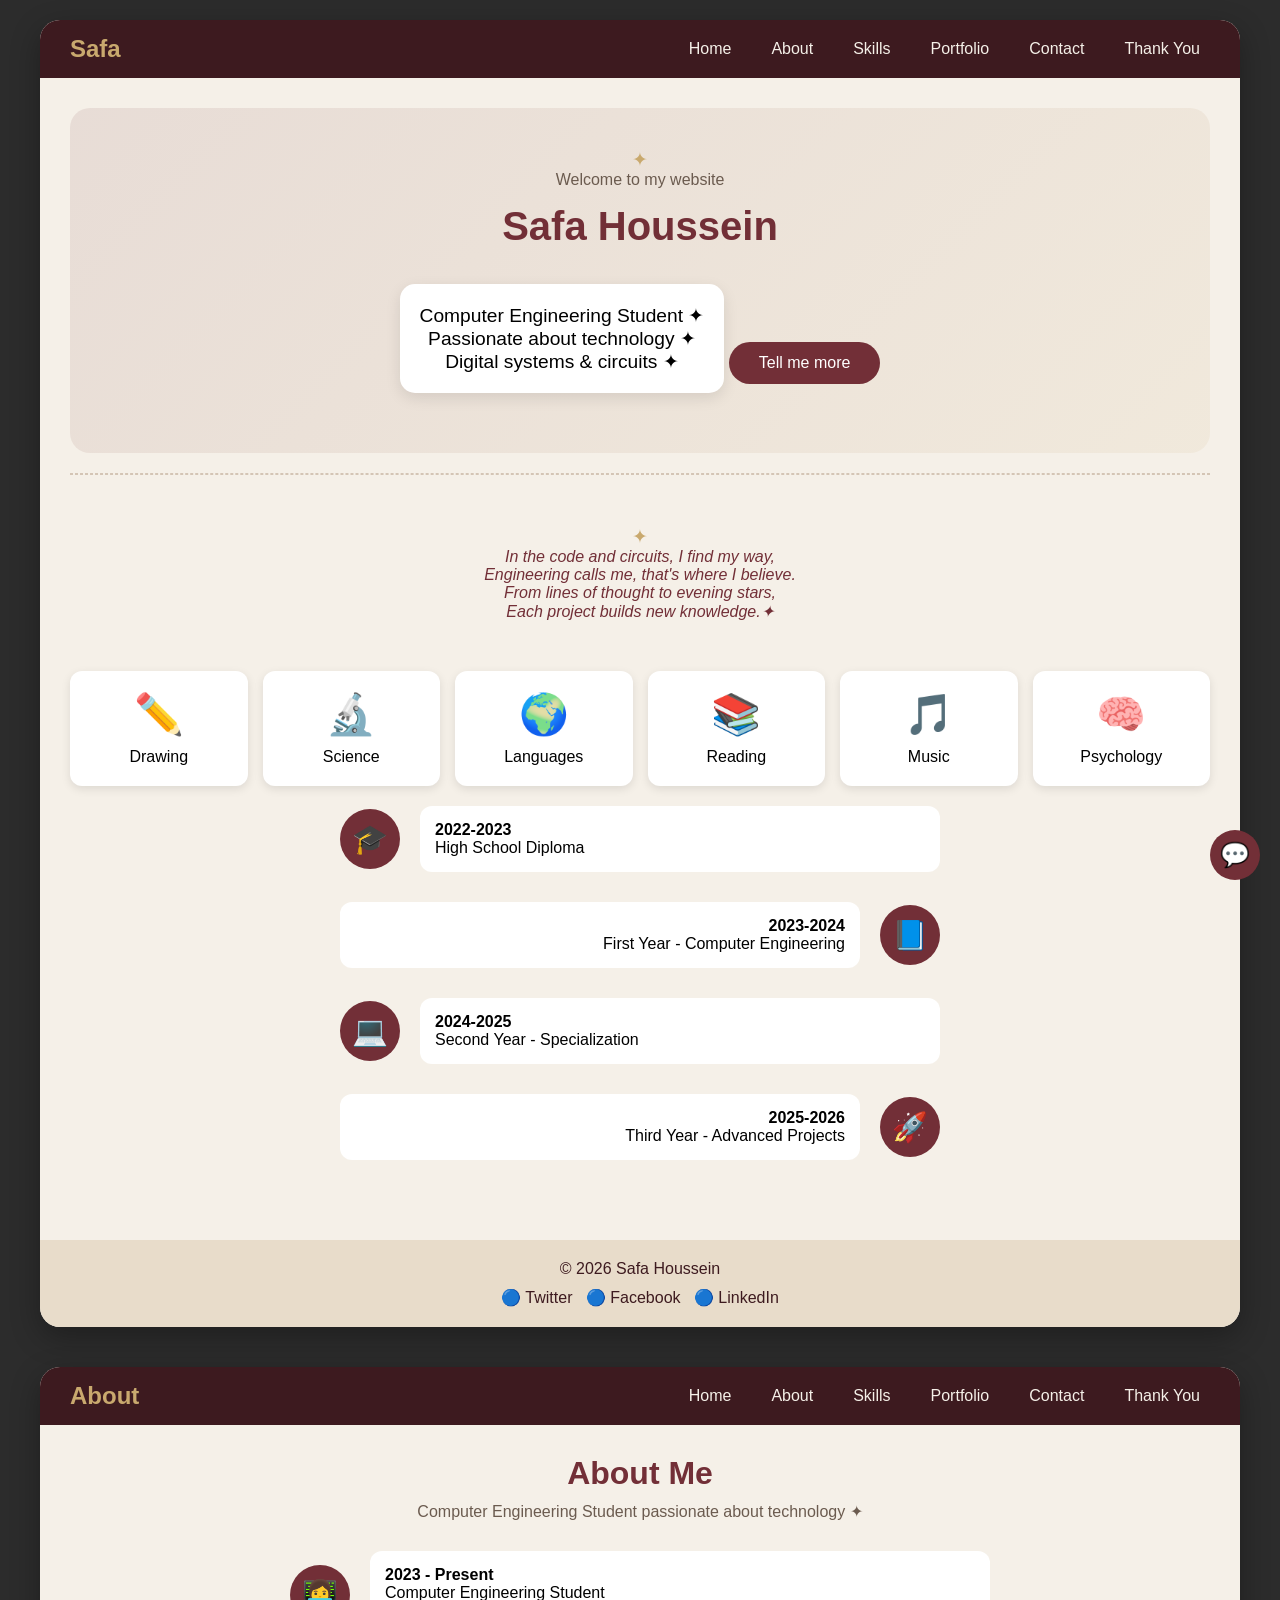
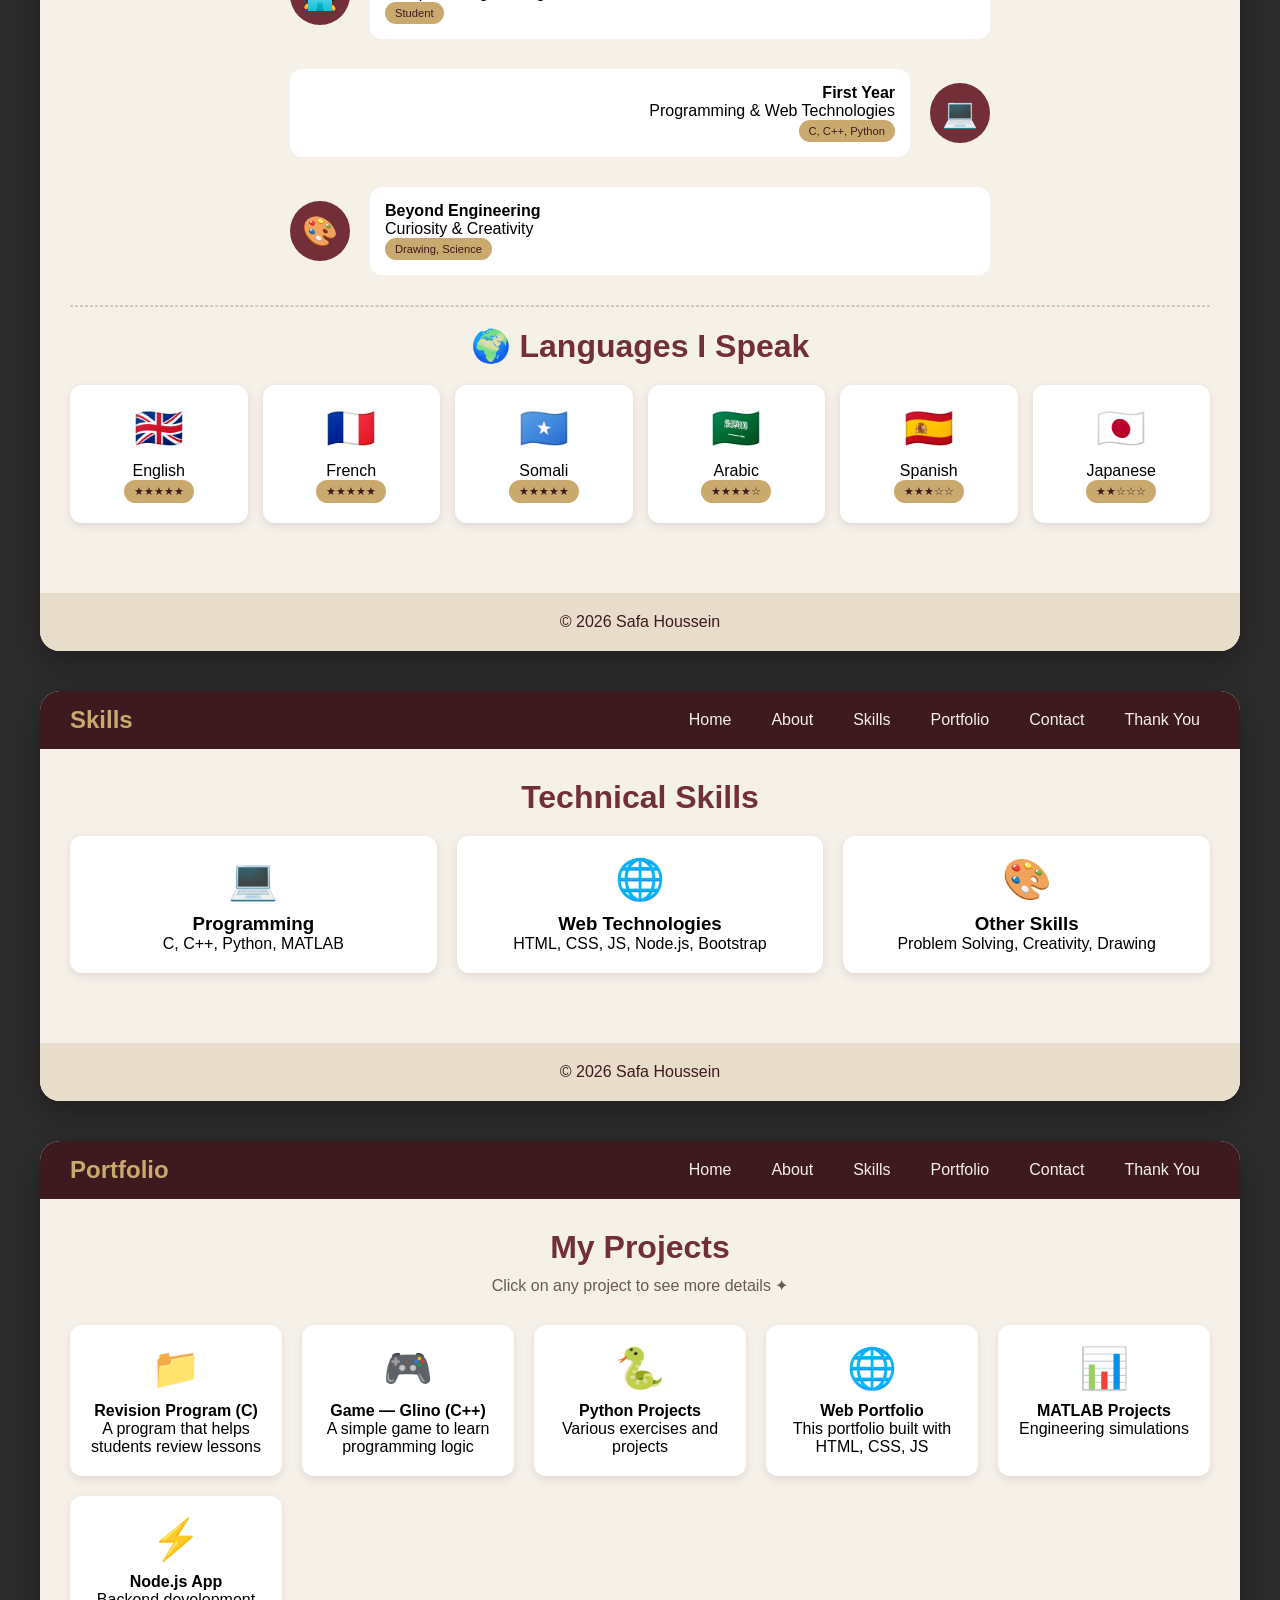
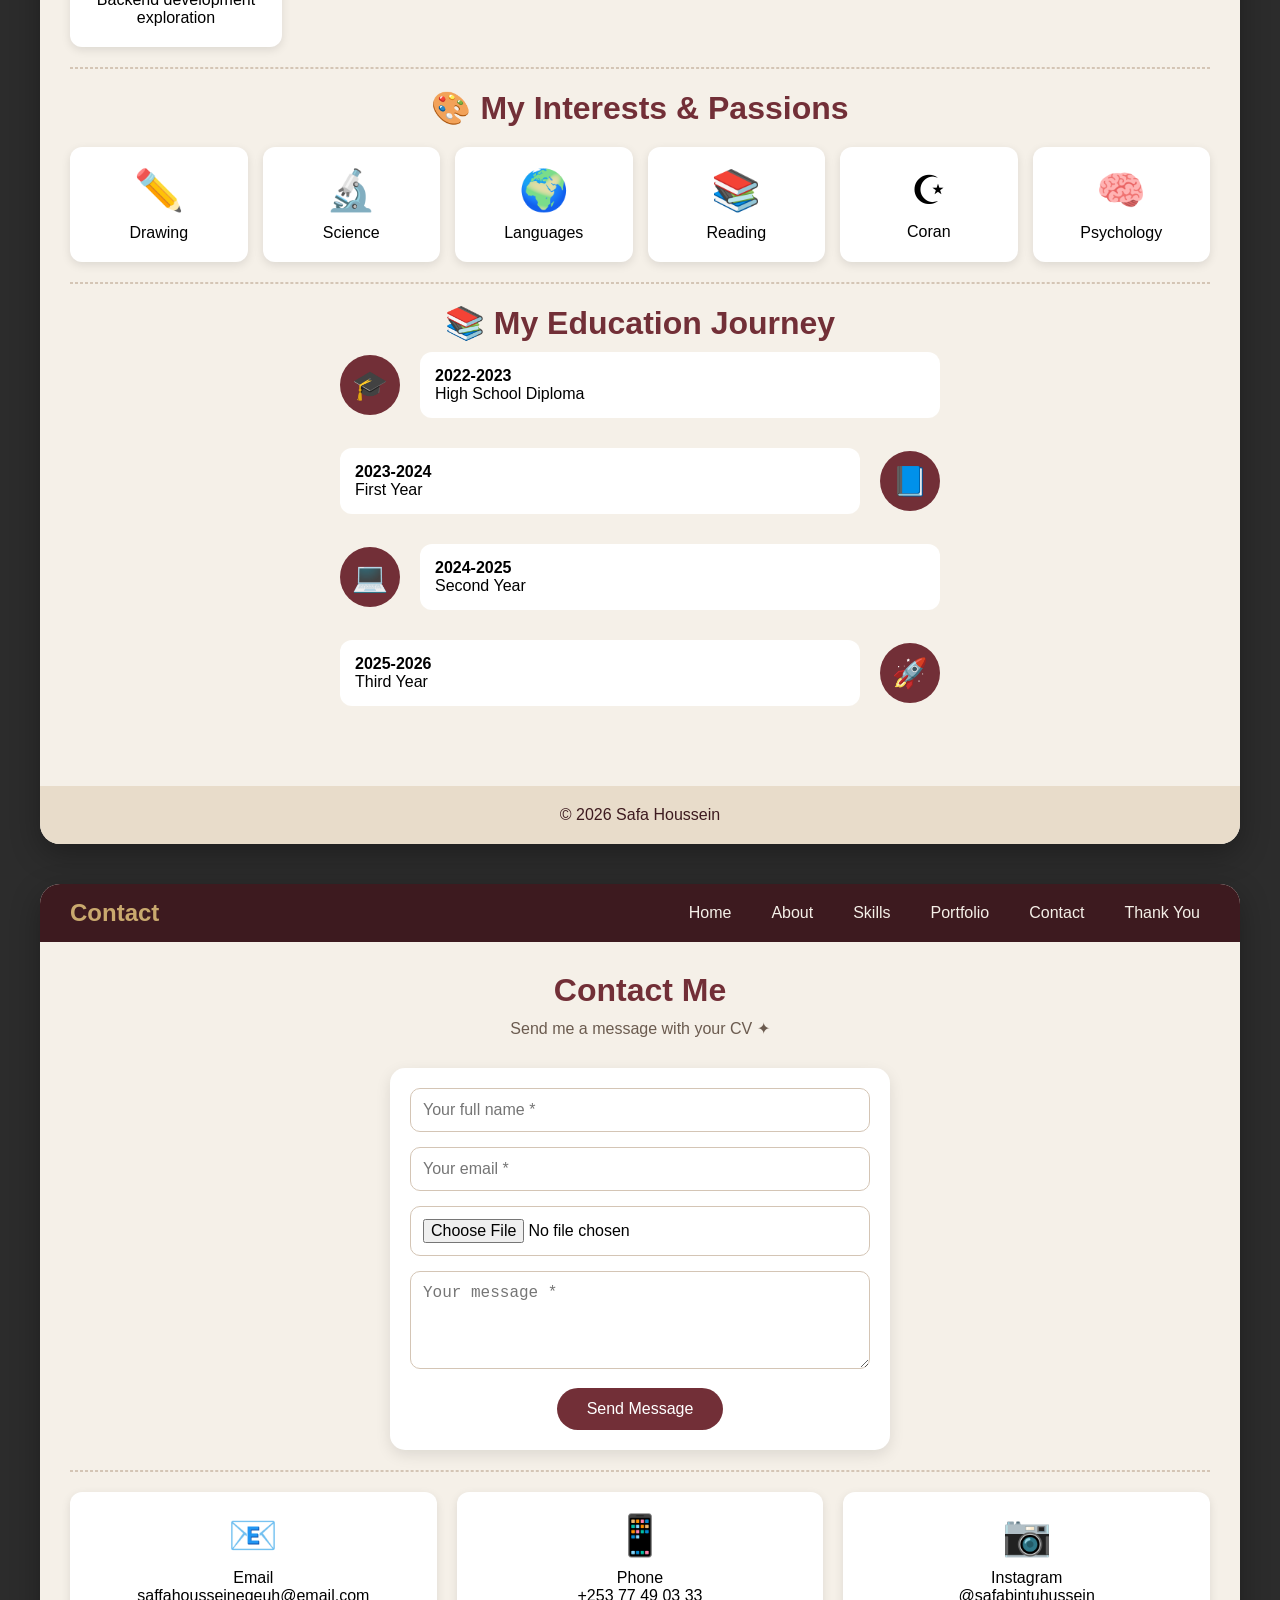
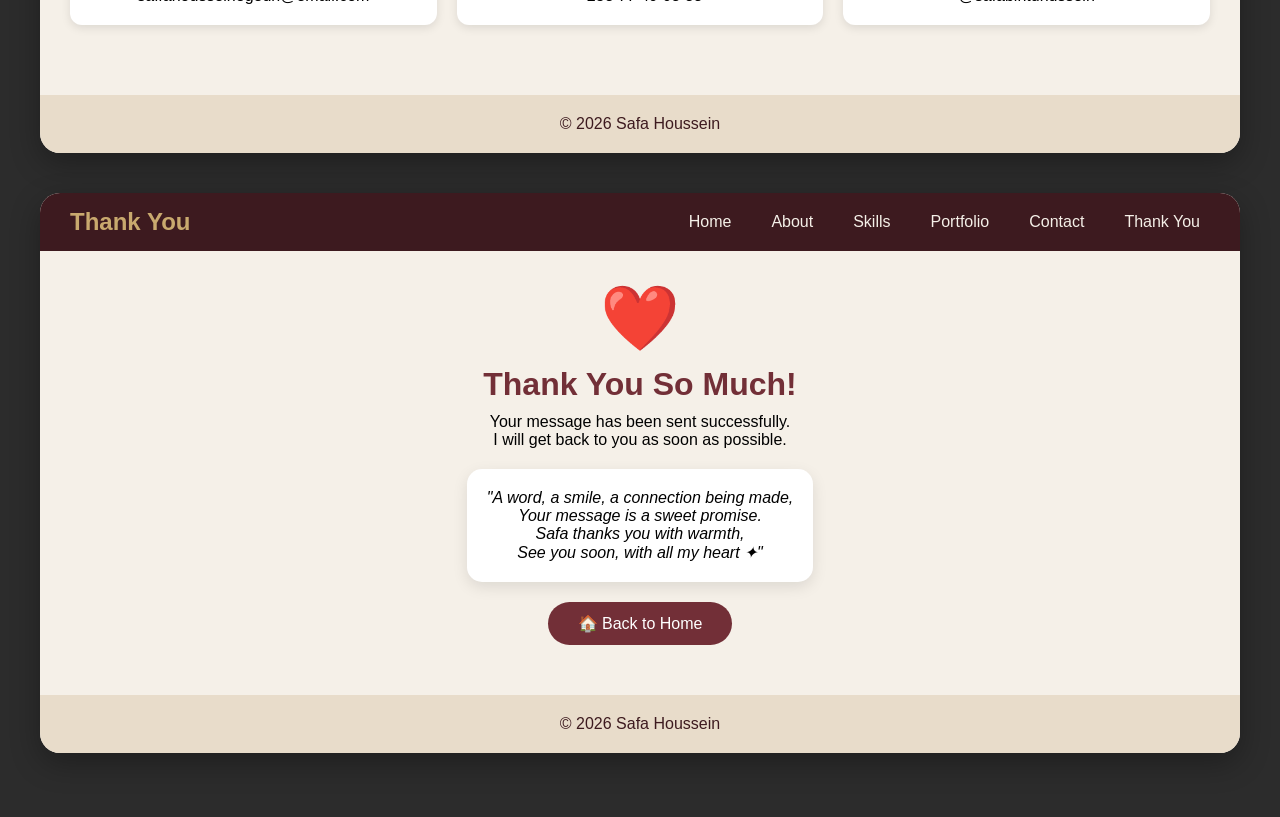
<file: wareframe.html>
<!DOCTYPE html>
<html lang="en">
<head>
    <meta charset="UTF-8">
    <meta name="viewport" content="width=device-width, initial-scale=1.0">
    <title>Wireframe - Portfolio Safa Houssein</title>
    <style>
        * {
            margin: 0;
            padding: 0;
            box-sizing: border-box;
        }
        
        body {
            font-family: 'Segoe UI', Tahoma, Geneva, Verdana, sans-serif;
            background: #2c2c2c;
            padding: 20px;
        }
        
        .wireframe {
            max-width: 1200px;
            margin: 0 auto;
        }
        
        /* Style pour chaque page */
        .page {
            background: #f5f0e8;
            border-radius: 20px;
            margin-bottom: 40px;
            box-shadow: 0 10px 30px rgba(0,0,0,0.3);
            overflow: hidden;
        }
        
        .page-header {
            background: #722f37;
            color: #f5f0e8;
            padding: 12px 20px;
            font-weight: bold;
            font-size: 1.2rem;
        }
        
        .page-content {
            padding: 30px;
        }
        
        /* Navigation */
        .navbar {
            background: #3d1a1f;
            padding: 15px 30px;
            display: flex;
            justify-content: space-between;
            align-items: center;
            flex-wrap: wrap;
            border-radius: 15px 15px 0 0;
        }
        
        .logo {
            color: #c9a96e;
            font-size: 1.5rem;
            font-weight: bold;
        }
        
        .nav-links {
            display: flex;
            gap: 20px;
            flex-wrap: wrap;
        }
        
        .nav-links a {
            color: #f5f0e8;
            text-decoration: none;
            padding: 5px 10px;
        }
        
        .nav-links a:hover {
            color: #c9a96e;
        }
        
        /* Éléments communs */
        .section-title {
            text-align: center;
            font-size: 2rem;
            color: #722f37;
            margin-bottom: 10px;
        }
        
        .section-subtitle {
            text-align: center;
            color: #6b5b4f;
            margin-bottom: 30px;
        }
        
        .box {
            background: white;
            border-radius: 15px;
            padding: 20px;
            box-shadow: 0 5px 15px rgba(0,0,0,0.1);
        }
        
        /* Grille */
        .grid-3 {
            display: grid;
            grid-template-columns: repeat(auto-fit, minmax(200px, 1fr));
            gap: 20px;
            margin: 20px 0;
        }
        
        .grid-6 {
            display: grid;
            grid-template-columns: repeat(auto-fit, minmax(100px, 1fr));
            gap: 15px;
            margin: 20px 0;
        }
        
        .card {
            background: white;
            border-radius: 12px;
            padding: 20px;
            text-align: center;
            box-shadow: 0 3px 10px rgba(0,0,0,0.1);
        }
        
        .icon {
            font-size: 2.5rem;
            margin-bottom: 10px;
        }
        
        .btn {
            background: #722f37;
            color: white;
            border: none;
            padding: 12px 30px;
            border-radius: 50px;
            font-size: 1rem;
            cursor: pointer;
            display: inline-block;
        }
        
        /* Timeline */
        .timeline {
            position: relative;
            max-width: 600px;
            margin: 0 auto;
        }
        
        .timeline-item {
            display: flex;
            margin-bottom: 30px;
            align-items: center;
        }
        
        .timeline-icon {
            width: 60px;
            height: 60px;
            background: #722f37;
            border-radius: 50%;
            display: flex;
            align-items: center;
            justify-content: center;
            font-size: 1.8rem;
            margin-right: 20px;
            flex-shrink: 0;
        }
        
        .timeline-content {
            background: white;
            padding: 15px;
            border-radius: 12px;
            flex: 1;
        }
        
        /* Formulaire */
        .form-group {
            margin-bottom: 15px;
        }
        
        .form-group input, .form-group textarea {
            width: 100%;
            padding: 12px;
            border: 1px solid #d4c5b5;
            border-radius: 10px;
            font-size: 1rem;
        }
        
        /* Footer */
        .footer {
            background: #e8dcca;
            padding: 20px;
            text-align: center;
            color: #3d1a1f;
            margin-top: 20px;
            border-radius: 0 0 15px 15px;
        }
        
        hr {
            margin: 20px 0;
            border: 1px dashed #d4c5b5;
        }
        
        .badge {
            background: #c9a96e;
            color: #3d1a1f;
            padding: 5px 10px;
            border-radius: 20px;
            font-size: 0.7rem;
            display: inline-block;
        }
        
        .star {
            color: #c9a96e;
            font-size: 1.2rem;
        }
        
        /* Chatbot */
        .chatbot-demo {
            position: fixed;
            bottom: 20px;
            right: 20px;
            width: 50px;
            height: 50px;
            background: #722f37;
            border-radius: 50%;
            display: flex;
            align-items: center;
            justify-content: center;
            color: white;
            font-size: 1.5rem;
        }
    </style>
</head>
<body>
    <div class="wireframe">
        
        <!-- ==================== PAGE HOME ==================== -->
        <div class="page">
            <div class="navbar">
                <div class="logo">Safa</div>
                <div class="nav-links">
                    <a href="#">Home</a>
                    <a href="#">About</a>
                    <a href="#">Skills</a>
                    <a href="#">Portfolio</a>
                    <a href="#">Contact</a>
                    <a href="#">Thank You</a>
                </div>
            </div>
            <div class="page-content">
                <div style="text-align: center; padding: 40px 20px; background: linear-gradient(135deg, rgba(114,47,55,0.1), rgba(201,169,110,0.1)); border-radius: 20px;">
                    <div class="star">✦</div>
                    <p style="color: #6b5b4f;">Welcome to my website</p>
                    <h1 style="color: #722f37; font-size: 2.5rem; margin: 15px 0;">Safa Houssein</h1>
                    
                    <div class="box" style="display: inline-block; margin: 20px auto; text-align: center;">
                        <p style="font-size: 1.2rem;">Computer Engineering Student ✦</p>
                        <p style="font-size: 1.2rem;">Passionate about technology ✦</p>
                        <p style="font-size: 1.2rem;">Digital systems & circuits ✦</p>
                    </div>
                    
                    <div class="btn" style="margin-top: 20px;">Tell me more</div>
                </div>
                
                <hr>
                
                <div style="text-align: center; padding: 30px;">
                    <div class="star">✦</div>
                    <p style="font-style: italic; color: #722f37;">In the code and circuits, I find my way,<br>
                    Engineering calls me, that's where I believe.<br>
                    From lines of thought to evening stars,<br>
                    Each project builds new knowledge.✦</p>
                </div>
                
                <div class="grid-6">
                    <div class="card"><div class="icon">✏️</div><div>Drawing</div></div>
                    <div class="card"><div class="icon">🔬</div><div>Science</div></div>
                    <div class="card"><div class="icon">🌍</div><div>Languages</div></div>
                    <div class="card"><div class="icon">📚</div><div>Reading</div></div>
                    <div class="card"><div class="icon">🎵</div><div>Music</div></div>
                    <div class="card"><div class="icon">🧠</div><div>Psychology</div></div>
                </div>
                
                <div class="timeline">
                    <div class="timeline-item">
                        <div class="timeline-icon">🎓</div>
                        <div class="timeline-content"><strong>2022-2023</strong><br>High School Diploma</div>
                    </div>
                    <div class="timeline-item" style="flex-direction: row-reverse;">
                        <div class="timeline-icon" style="margin-right:0; margin-left:20px;">📘</div>
                        <div class="timeline-content" style="text-align: right;"><strong>2023-2024</strong><br>First Year - Computer Engineering</div>
                    </div>
                    <div class="timeline-item">
                        <div class="timeline-icon">💻</div>
                        <div class="timeline-content"><strong>2024-2025</strong><br>Second Year - Specialization</div>
                    </div>
                    <div class="timeline-item" style="flex-direction: row-reverse;">
                        <div class="timeline-icon" style="margin-right:0; margin-left:20px;">🚀</div>
                        <div class="timeline-content" style="text-align: right;"><strong>2025-2026</strong><br>Third Year - Advanced Projects</div>
                    </div>
                </div>
            </div>
            <div class="footer">
                <div>© 2026 Safa Houssein</div>
                <div style="margin-top: 10px;">🔵 Twitter &nbsp; 🔵 Facebook &nbsp; 🔵 LinkedIn</div>
            </div>
        </div>
        
        <!-- ==================== PAGE ABOUT ==================== -->
        <div class="page">
            <div class="navbar">
                <div class="logo">About</div>
                <div class="nav-links">
                    <a href="#">Home</a>
                    <a href="#">About</a>
                    <a href="#">Skills</a>
                    <a href="#">Portfolio</a>
                    <a href="#">Contact</a>
                    <a href="#">Thank You</a>
                </div>
            </div>
            <div class="page-content">
                <h2 class="section-title">About Me</h2>
                <p class="section-subtitle">Computer Engineering Student passionate about technology ✦</p>
                
                <div class="timeline" style="max-width: 700px;">
                    <div class="timeline-item">
                        <div class="timeline-icon">👩‍💻</div>
                        <div class="timeline-content"><strong>2023 - Present</strong><br>Computer Engineering Student<br><span class="badge">Student</span></div>
                    </div>
                    <div class="timeline-item" style="flex-direction: row-reverse;">
                        <div class="timeline-icon" style="margin-right:0; margin-left:20px;">💻</div>
                        <div class="timeline-content" style="text-align: right;"><strong>First Year</strong><br>Programming & Web Technologies<br><span class="badge">C, C++, Python</span></div>
                    </div>
                    <div class="timeline-item">
                        <div class="timeline-icon">🎨</div>
                        <div class="timeline-content"><strong>Beyond Engineering</strong><br>Curiosity & Creativity<br><span class="badge">Drawing, Science</span></div>
                    </div>
                </div>
                
                <hr>
                
                <h2 class="section-title">🌍 Languages I Speak</h2>
                <div class="grid-6">
                    <div class="card"><div class="icon">🇬🇧</div><div>English</div><span class="badge">★★★★★</span></div>
                    <div class="card"><div class="icon">🇫🇷</div><div>French</div><span class="badge">★★★★★</span></div>
                    <div class="card"><div class="icon">🇸🇴</div><div>Somali</div><span class="badge">★★★★★</span></div>
                    <div class="card"><div class="icon">🇸🇦</div><div>Arabic</div><span class="badge">★★★★☆</span></div>
                    <div class="card"><div class="icon">🇪🇸</div><div>Spanish</div><span class="badge">★★★☆☆</span></div>
                    <div class="card"><div class="icon">🇯🇵</div><div>Japanese</div><span class="badge">★★☆☆☆</span></div>
                </div>
            </div>
            <div class="footer">© 2026 Safa Houssein</div>
        </div>
        
        <!-- ==================== PAGE SKILLS ==================== -->
        <div class="page">
            <div class="navbar">
                <div class="logo">Skills</div>
                <div class="nav-links">
                    <a href="#">Home</a>
                    <a href="#">About</a>
                    <a href="#">Skills</a>
                    <a href="#">Portfolio</a>
                    <a href="#">Contact</a>
                    <a href="#">Thank You</a>
                </div>
            </div>
            <div class="page-content">
                <h2 class="section-title">Technical Skills</h2>
                <div class="grid-3">
                    <div class="card"><div class="icon">💻</div><h3>Programming</h3><p>C, C++, Python, MATLAB</p></div>
                    <div class="card"><div class="icon">🌐</div><h3>Web Technologies</h3><p>HTML, CSS, JS, Node.js, Bootstrap</p></div>
                    <div class="card"><div class="icon">🎨</div><h3>Other Skills</h3><p>Problem Solving, Creativity, Drawing</p></div>
                </div>
            </div>
            <div class="footer">© 2026 Safa Houssein</div>
        </div>
        
        <!-- ==================== PAGE PORTFOLIO ==================== -->
        <div class="page">
            <div class="navbar">
                <div class="logo">Portfolio</div>
                <div class="nav-links">
                    <a href="#">Home</a>
                    <a href="#">About</a>
                    <a href="#">Skills</a>
                    <a href="#">Portfolio</a>
                    <a href="#">Contact</a>
                    <a href="#">Thank You</a>
                </div>
            </div>
            <div class="page-content">
                <h2 class="section-title">My Projects</h2>
                <p class="section-subtitle">Click on any project to see more details ✦</p>
                
                <div class="grid-3">
                    <div class="card"><div class="icon">📁</div><h4>Revision Program (C)</h4><p>A program that helps students review lessons</p></div>
                    <div class="card"><div class="icon">🎮</div><h4>Game — Glino (C++)</h4><p>A simple game to learn programming logic</p></div>
                    <div class="card"><div class="icon">🐍</div><h4>Python Projects</h4><p>Various exercises and projects</p></div>
                    <div class="card"><div class="icon">🌐</div><h4>Web Portfolio</h4><p>This portfolio built with HTML, CSS, JS</p></div>
                    <div class="card"><div class="icon">📊</div><h4>MATLAB Projects</h4><p>Engineering simulations</p></div>
                    <div class="card"><div class="icon">⚡</div><h4>Node.js App</h4><p>Backend development exploration</p></div>
                </div>
                
                <hr>
                
                <h2 class="section-title">🎨 My Interests & Passions</h2>
                <div class="grid-6">
                    <div class="card"><div class="icon">✏️</div><div>Drawing</div></div>
                    <div class="card"><div class="icon">🔬</div><div>Science</div></div>
                    <div class="card"><div class="icon">🌍</div><div>Languages</div></div>
                    <div class="card"><div class="icon">📚</div><div>Reading</div></div>
                    <div class="card"><div class="icon">☪︎</div><div>Coran</div></div>
                    <div class="card"><div class="icon">🧠</div><div>Psychology</div></div>
                </div>
                
                <hr>
                
                <h2 class="section-title">📚 My Education Journey</h2>
                <div class="timeline" style="max-width: 600px;">
                    <div class="timeline-item"><div class="timeline-icon">🎓</div><div class="timeline-content"><strong>2022-2023</strong><br>High School Diploma</div></div>
                    <div class="timeline-item" style="flex-direction: row-reverse;"><div class="timeline-icon" style="margin-right:0; margin-left:20px;">📘</div><div class="timeline-content"><strong>2023-2024</strong><br>First Year</div></div>
                    <div class="timeline-item"><div class="timeline-icon">💻</div><div class="timeline-content"><strong>2024-2025</strong><br>Second Year</div></div>
                    <div class="timeline-item" style="flex-direction: row-reverse;"><div class="timeline-icon" style="margin-right:0; margin-left:20px;">🚀</div><div class="timeline-content"><strong>2025-2026</strong><br>Third Year</div></div>
                </div>
            </div>
            <div class="footer">© 2026 Safa Houssein</div>
        </div>
        
        <!-- ==================== PAGE CONTACT ==================== -->
        <div class="page">
            <div class="navbar">
                <div class="logo">Contact</div>
                <div class="nav-links">
                    <a href="#">Home</a>
                    <a href="#">About</a>
                    <a href="#">Skills</a>
                    <a href="#">Portfolio</a>
                    <a href="#">Contact</a>
                    <a href="#">Thank You</a>
                </div>
            </div>
            <div class="page-content">
                <h2 class="section-title">Contact Me</h2>
                <p class="section-subtitle">Send me a message with your CV ✦</p>
                
                <div class="box" style="max-width: 500px; margin: 0 auto;">
                    <div class="form-group"><input type="text" placeholder="Your full name *"></div>
                    <div class="form-group"><input type="email" placeholder="Your email *"></div>
                    <div class="form-group"><input type="file" accept=".pdf,.doc"></div>
                    <div class="form-group"><textarea rows="4" placeholder="Your message *"></textarea></div>
                    <div style="text-align: center;"><button class="btn">Send Message</button></div>
                </div>
                
                <hr>
                
                <div class="grid-3">
                    <div class="card"><div class="icon">📧</div><div>Email</div><p>saffahousseinegeuh@email.com</p></div>
                    <div class="card"><div class="icon">📱</div><div>Phone</div><p>+253 77 49 03 33</p></div>
                    <div class="card"><div class="icon">📷</div><div>Instagram</div><p>@safabintuhussein</p></div>
                </div>
            </div>
            <div class="footer">© 2026 Safa Houssein</div>
        </div>
        
        <!-- ==================== PAGE MERCI ==================== -->
        <div class="page">
            <div class="navbar">
                <div class="logo">Thank You</div>
                <div class="nav-links">
                    <a href="#">Home</a>
                    <a href="#">About</a>
                    <a href="#">Skills</a>
                    <a href="#">Portfolio</a>
                    <a href="#">Contact</a>
                    <a href="#">Thank You</a>
                </div>
            </div>
            <div class="page-content" style="text-align: center;">
                <div class="icon" style="font-size: 4rem;">❤️</div>
                <h2 class="section-title">Thank You So Much!</h2>
                <p>Your message has been sent successfully.<br>I will get back to you as soon as possible.</p>
                <div class="box" style="display: inline-block; margin-top: 20px;">
                    <p style="font-style: italic;">"A word, a smile, a connection being made,<br>
                    Your message is a sweet promise.<br>
                    Safa thanks you with warmth,<br>
                    See you soon, with all my heart ✦"</p>
                </div>
                <div><button class="btn" style="margin-top: 20px;">🏠 Back to Home</button></div>
            </div>
            <div class="footer">© 2026 Safa Houssein</div>
        </div>
        
        <!-- Chatbot (fixe) -->
        <div class="chatbot-demo">
            💬
        </div>
        
    </div>
</body>
</html>
</file>
